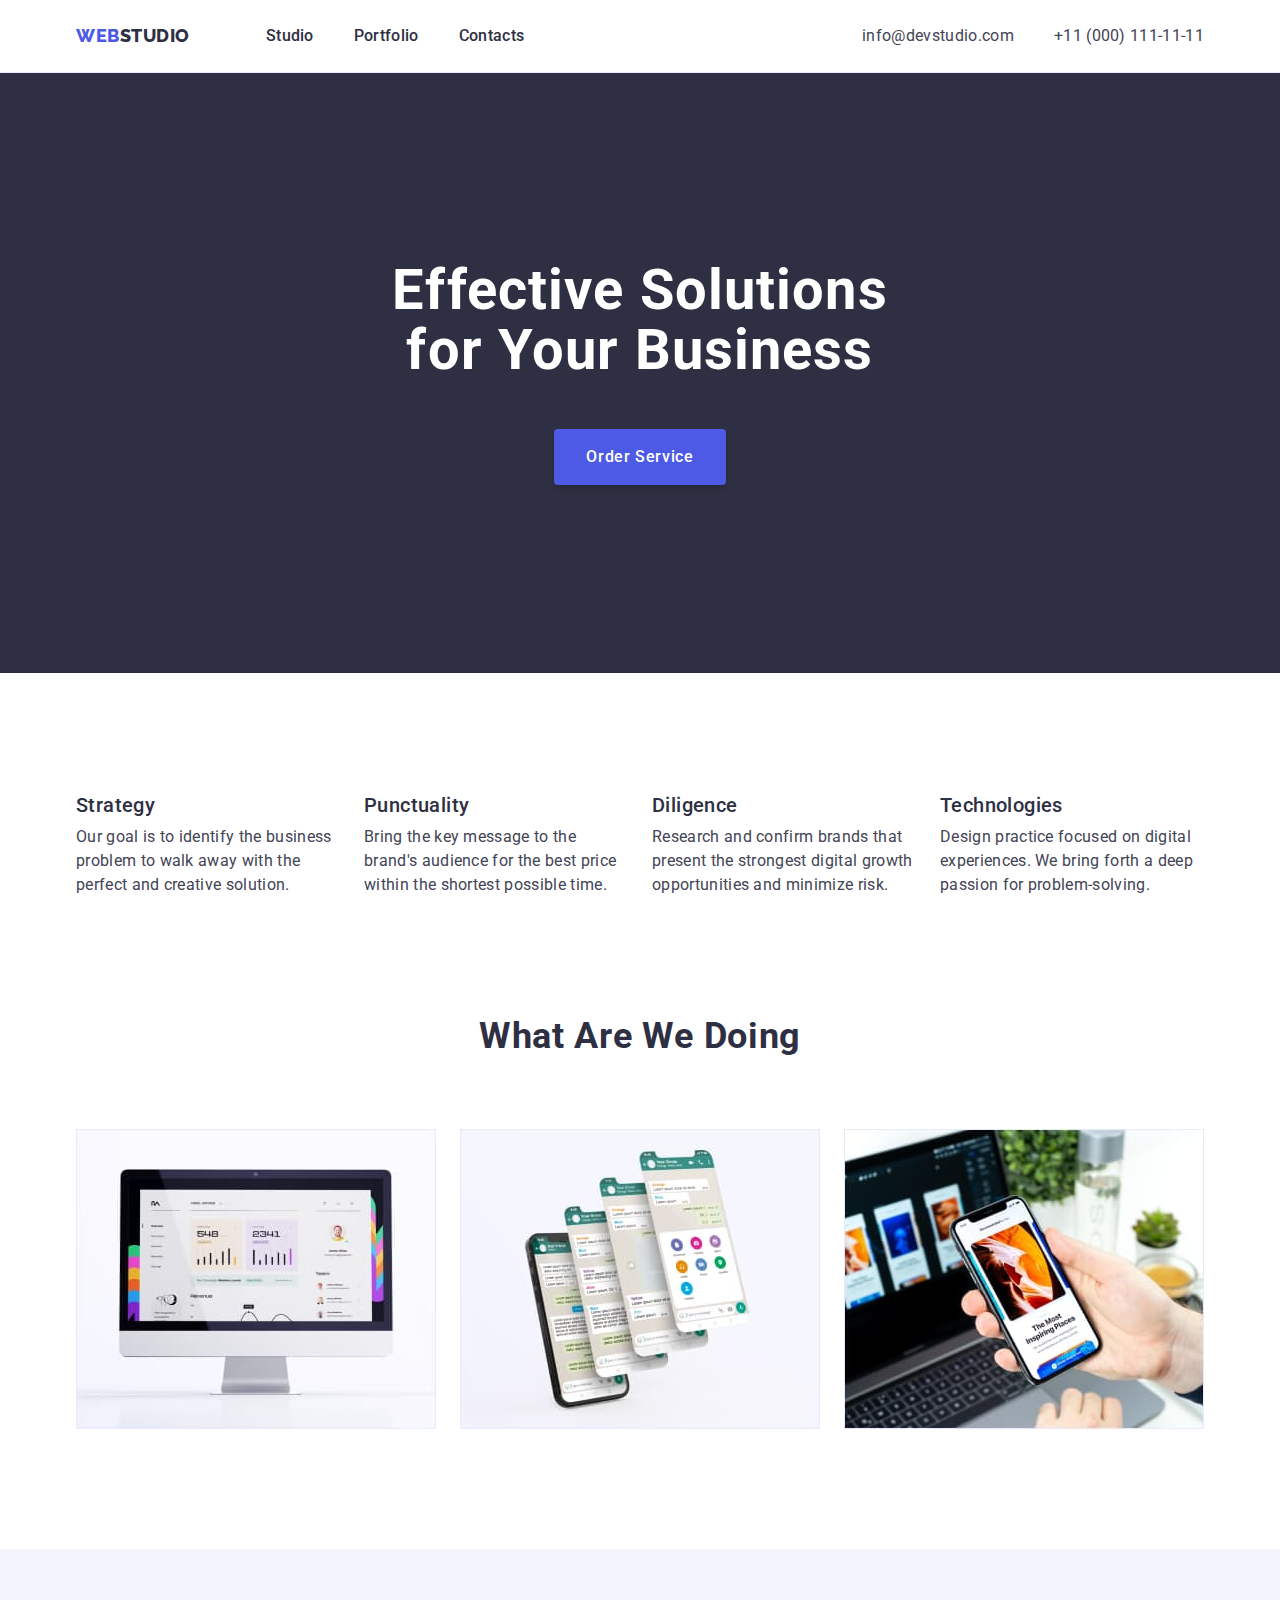
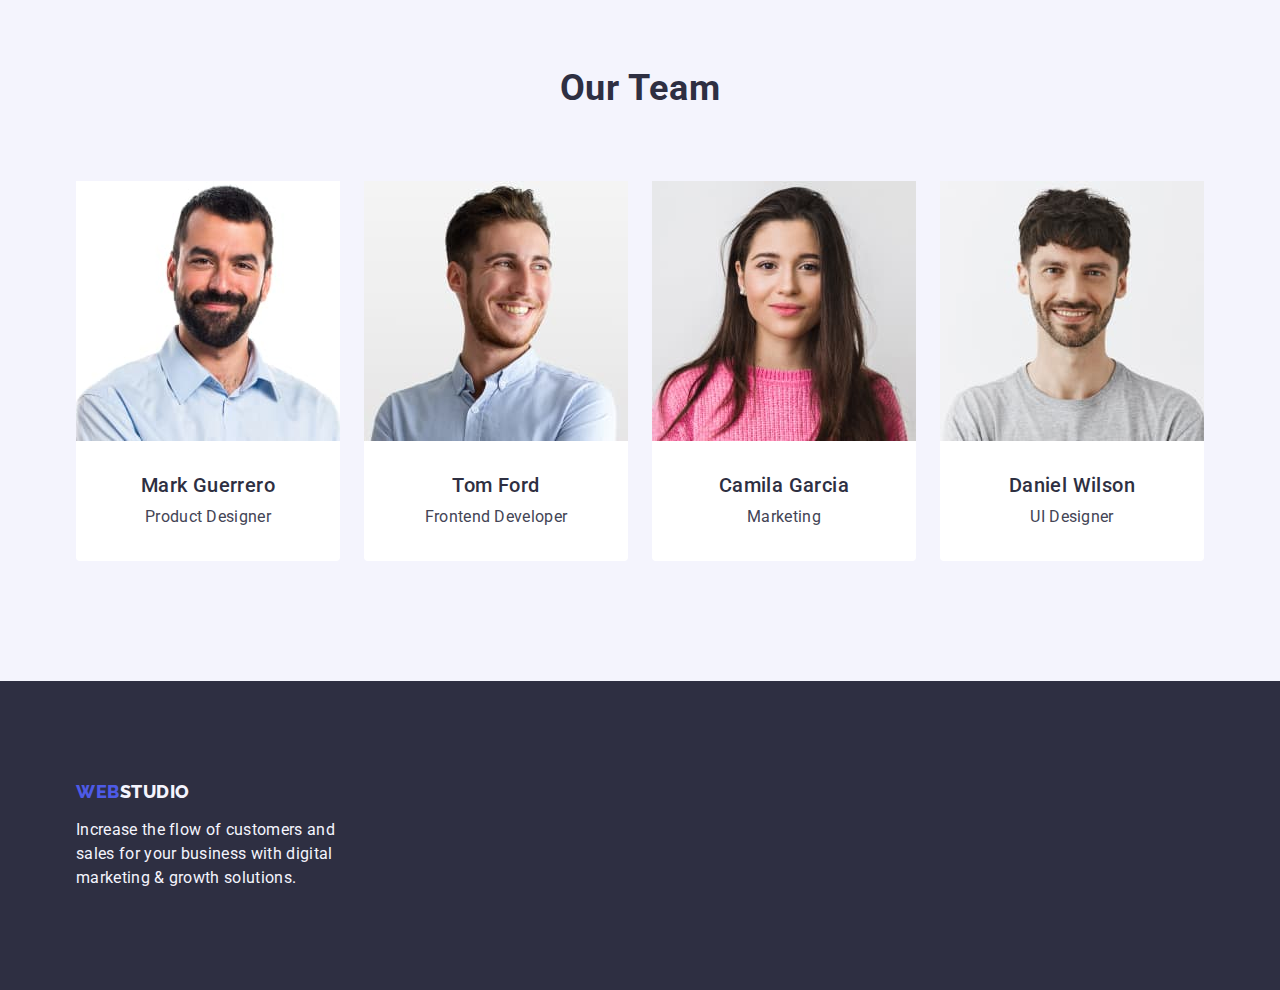
<file: index.html>
<!DOCTYPE html>
<html lang="en">
  <head>
    <meta charset="UTF-8" />
    <meta http-equiv="X-UA-Compatible" content="IE=edge" />
    <meta name="viewport" content="width=device-width, initial-scale=1.0" />
    <!-- Шрифт ROBOTO -->
    <!-- Шрифт Raleway ExtraBold -->
    <link rel="preconnect" href="https://fonts.googleapis.com" />
    <link rel="preconnect" href="https://fonts.gstatic.com" crossorigin />
    <link
      href="https://fonts.googleapis.com/css2?family=Raleway:wght@800&family=Roboto:wght@400;500;700;900&display=swap"
      rel="stylesheet"
    />
    <link
      rel="stylesheet"
      href="https://cdnjs.cloudflare.com/ajax/libs/modern-normalize/1.1.0/modern-normalize.min.css"
    />

    <title>Main Page</Main></title>
    <link rel="stylesheet" href="./css/styles.css" />
  </head>
  <body>
    <!-- Шапка сторінки -->
    <header class="page-header">
      <div class="container header-container">
        <nav class="top-navigation">
          <!-- Логотип -->
          <a class="logo-link-header link" href="./index.html">
            Web<span class="logo-header-studio">Studio</span></a
          >
          <!-- Навігація на інші сторінки -->
          <ul class="menu list">
            <li class="menu-item">
              <a class="menu-link link" href="./index.html">Studio</a>
            </li>
            <li class="menu-item">
              <a class="menu-link link" href="./portfolio.html">Portfolio</a>
            </li>

            <li class="menu-item">
              <a class="menu-link link" href="">Contacts</a>
            </li>
          </ul>
        </nav>

        <address class="contact">
          <ul class="contact-menu list">
            <!-- Посилання на адресу електронної пошти  -->
            <li class="contact-menu-item">
              <a class="contact-menu-link link" href="mailto:info@devstudio.com"
                >info@devstudio.com</a
              >
            </li>
            <!-- Посилання на телефонний номер -->
            <li class="contact-menu-item">
              <a class="contact-menu-link link" href="tel:+110001111111"
                >+11 (000) 111-11-11</a
              >
            </li>
          </ul>
        </address>
      </div>
    </header>
    <!-- Унікальний контент сторінки -->
    <main>
      <!-- Hero з кнопкою -->

      <section class="section-hero">
        <div class="container container-section-hero">
          <h1 class="text-hero container-text-hero">
            Effective Solutions for Your Business
          </h1>

          <button class="modal-btn" type="button">Order Service</button>
        </div>
      </section>

      <!-- Секція 1 чотири абзаци -->

      <section class="section-information section">
        <div class="container container-section-information">
          <h2 class="information-title visually-hidden">Information</h2>
          <!-- Перший абзац -->
          <ul class="information-items list">
            <li class="information-item">
              <h3 class="information-subtitle">Strategy</h3>
              <p class="information-subtitle-text">
                Our goal is to identify the business problem to walk away with
                the perfect and creative solution.
              </p>
            </li>

            <!-- Другий абзац -->
            <li class="information-item">
              <h3 class="information-subtitle">Punctuality</h3>
              <p class="information-subtitle-text">
                Bring the key message to the brand's audience for the best price
                within the shortest possible time.
              </p>
            </li>

            <!-- Третій абзац -->
            <li class="information-item">
              <h3 class="information-subtitle">Diligence</h3>
              <p class="information-subtitle-text">
                Research and confirm brands that present the strongest digital
                growth opportunities and minimize risk.
              </p>
            </li>

            <!-- Четвертий абзац -->
            <li class="information-item">
              <h3 class="information-subtitle">Technologies</h3>
              <p class="information-subtitle-text">
                Design practice focused on digital experiences. We bring forth a
                deep passion for problem-solving.
              </p>
            </li>
          </ul>
        </div>
      </section>

      <!-- Секція 2 -->

      <section class="section-work">
        <div class="container container-section-work">
          <h2 class="section-work-title">What are we doing</h2>
          <ul class="work-items list">
            <li class="work-item">
              <img
                class="work-img"
                src="./images/img1.jpg"
                alt="computer monitor"
                width="360"
              />
            </li>
            <li class="work-item">
              <img
                class="work-img"
                src="./images/img2.jpg"
                alt="phone"
                width="360"
              />
            </li>
            <li class="work-item">
              <img
                class="work-img"
                src="./images/img3.jpg"
                alt="phone and computer"
                width="360"
              />
            </li>
          </ul>
        </div>
      </section>

      <!-- Секція 3 -->

      <section class="section-team section">
        <div class="container container-section-team">
          <h2 class="section-team-title">Our Team</h2>
          <ul class="section-team-list list">
            <li class="section-team-item">
              <img
                class="section-team-img"
                src="./images/mark_guerrero.jpg"
                alt="Mark Guerrero"
                width="264"
              />
              <div class="container-text-team">
                <h3 class="section-team-subtitle">Mark Guerrero</h3>
                <p class="section-team-text">Product Designer</p>
              </div>
            </li>
            <li class="section-team-item">
              <img
                class="section-team-img"
                src="./images/tom_ford.jpg"
                alt="Tom Ford"
                width="264"
              />
              <div class="container-text-team">
                <h3 class="section-team-subtitle">Tom Ford</h3>
                <p class="section-team-text">Frontend Developer</p>
              </div>
            </li>
            <li class="section-team-item">
              <img
                class="section-team-img"
                src="./images/camila_garcia.jpg"
                alt="Camila Garcia"
                width="264"
              />
              <div class="container-text-team">
                <h3 class="section-team-subtitle">Camila Garcia</h3>
                <p class="section-team-text">Marketing</p>
              </div>
            </li>
            <li class="section-team-item">
              <img
                class="section-team-img"
                src="./images/daniel_wilson.jpg"
                alt="Daniel Wilson"
                width="264"
              />
              <div class="container-text-team">
                <h3 class="section-team-subtitle">Daniel Wilson</h3>
                <p class="section-team-text">UI Designer</p>
              </div>
            </li>
          </ul>
        </div>
      </section>
    </main>

    <!-- Підвал сторінки -->
    <footer class="page-footer">
      <div class="container container-footer">
        <a class="logo-link-footer link" href="./index.html">
          Web<span class="logo-footer-studio">Studio</span></a
        >
        <p class="footer-text">
          Increase the flow of customers and sales for your business with
          digital marketing & growth solutions.
        </p>
      </div>
    </footer>
  </body>
</html>
</file>
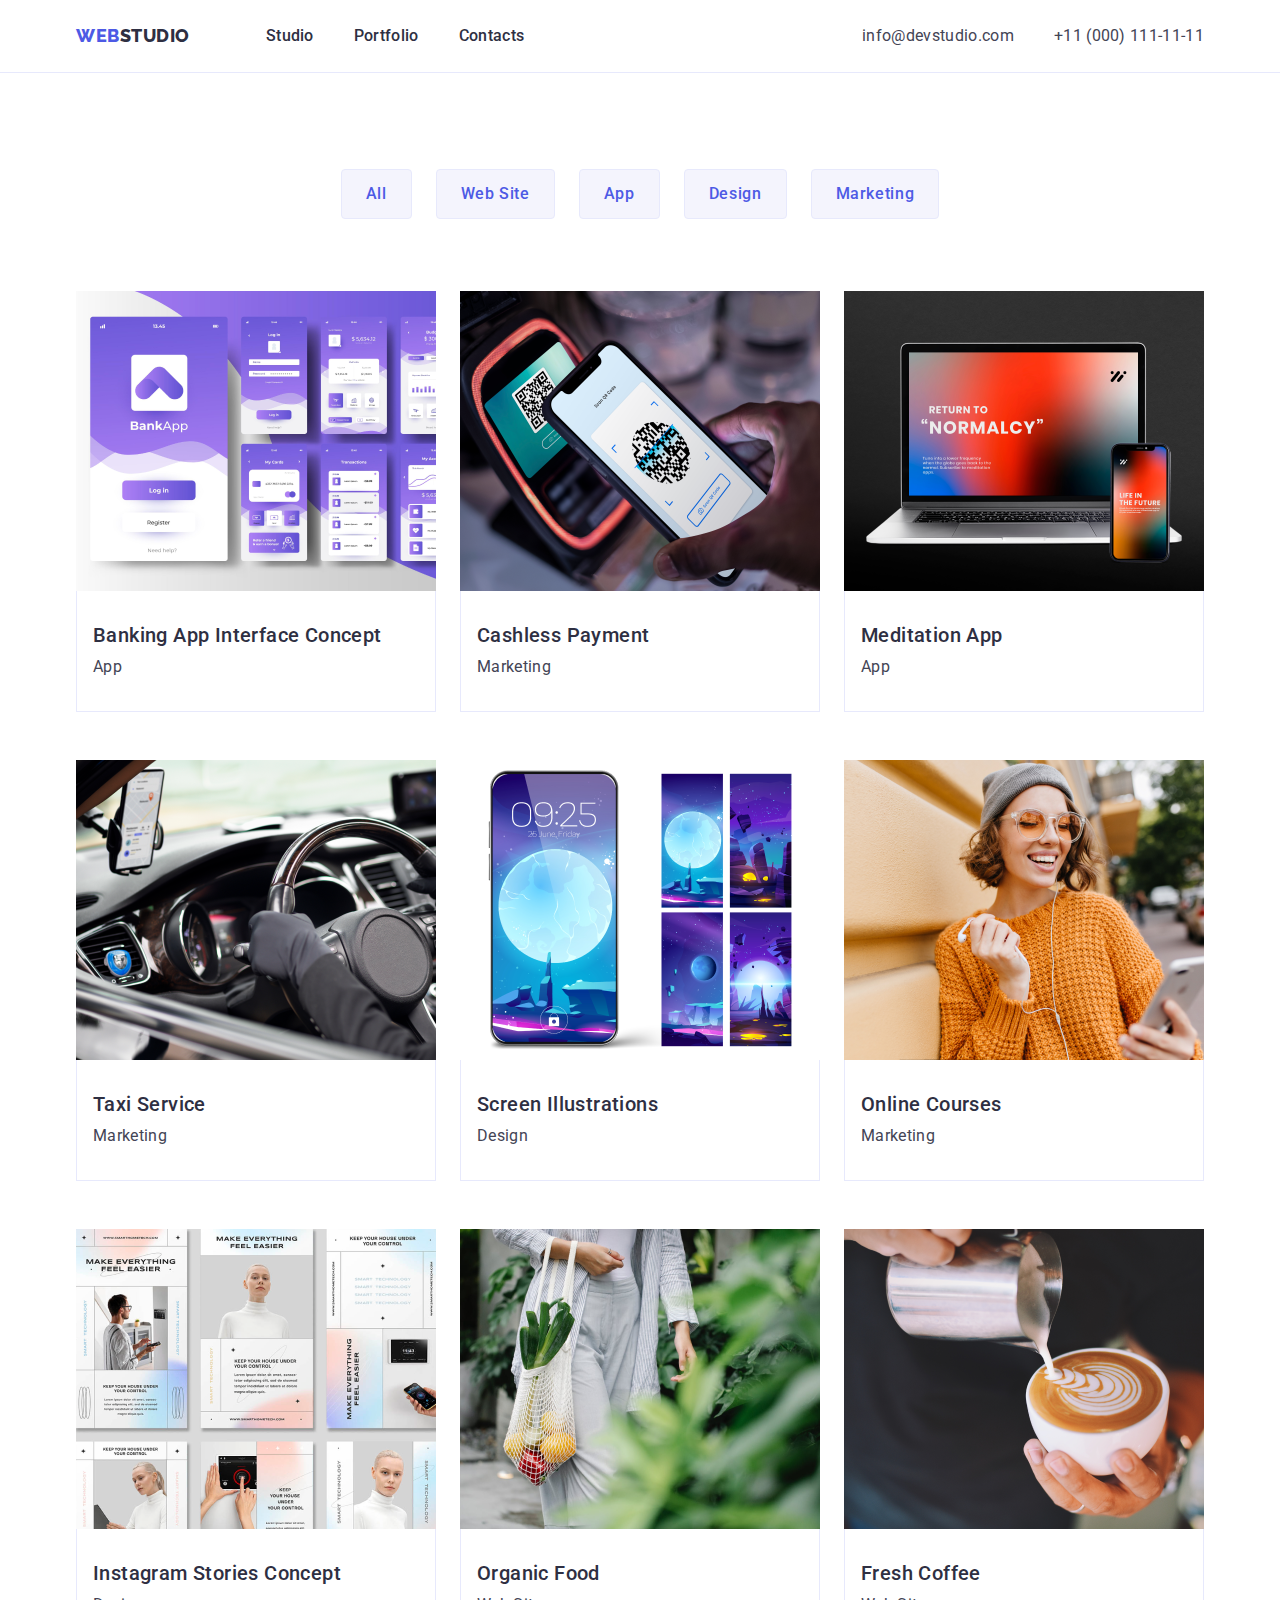
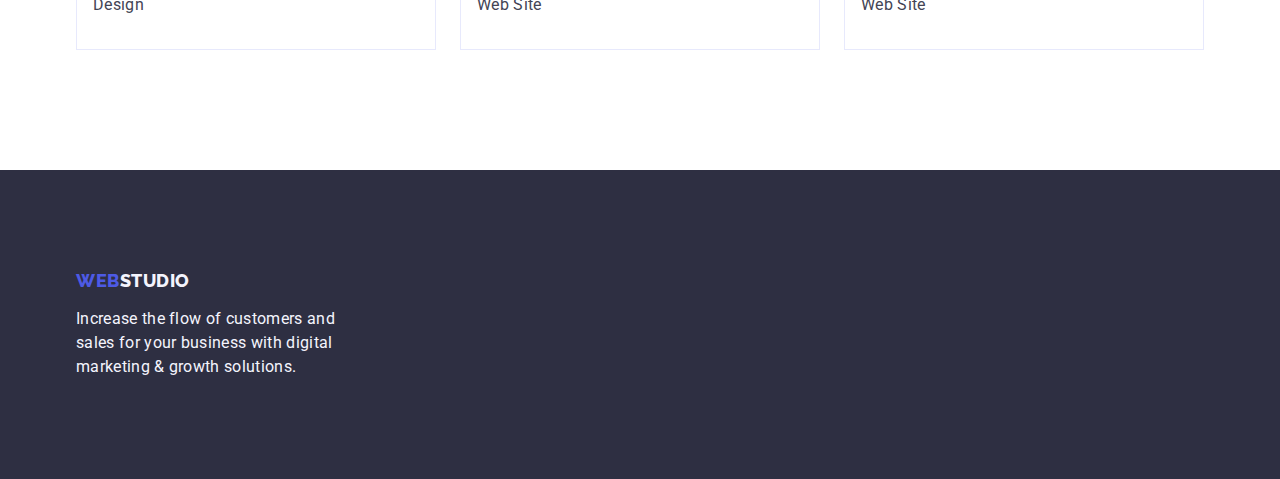
<file: portfolio.html>
<!DOCTYPE html>
<html lang="en">
  <head>
    <meta charset="UTF-8" />
    <meta http-equiv="X-UA-Compatible" content="IE=edge" />
    <meta name="viewport" content="width=device-width, initial-scale=1.0" />
    <!-- Шрифт ROBOTO -->
    <!-- Шрифт Raleway ExtraBold -->
    <link rel="preconnect" href="https://fonts.googleapis.com" />
    <link rel="preconnect" href="https://fonts.gstatic.com" crossorigin />
    <link
      href="https://fonts.googleapis.com/css2?family=Raleway:wght@800&family=Roboto:wght@400;500;700;900&display=swap"
      rel="stylesheet"
    />
    <link
      rel="stylesheet"
      href="https://cdnjs.cloudflare.com/ajax/libs/modern-normalize/1.1.0/modern-normalize.min.css"
    />
    <link
      rel="stylesheet"
      href="https://cdnjs.cloudflare.com/ajax/libs/modern-normalize/1.1.0/modern-normalize.min.css"
    />
    <title>Main Page</Main></title>
    <link rel="stylesheet" href="./css/styles.css" />
  </head>
  <body>
    <!-- Шапка сторінки -->
    <header class="page-header">
      <div class="container header-container">
        <nav class="top-navigation">
          <!-- Логотип -->
          <a class="logo-link-header link" href="./index.html">
            Web<span class="logo-header-studio">Studio</span></a
          >
          <!-- Навігація на інші сторінки -->
          <ul class="menu list">
            <li class="menu-item">
              <a class="menu-link link" href="./index.html">Studio</a>
            </li>
            <li class="menu-item">
              <a class="menu-link link" href="./portfolio.html">Portfolio</a>
            </li>

            <li class="menu-item">
              <a class="menu-link link" href="">Contacts</a>
            </li>
          </ul>
        </nav>

        <address class="contact">
          <ul class="contact-menu list">
            <!-- Посилання на адресу електронної пошти  -->
            <li class="contact-menu-item">
              <a class="contact-menu-link link" href="mailto:info@devstudio.com"
                >info@devstudio.com</a
              >
            </li>
            <!-- Посилання на телефонний номер -->
            <li class="contact-menu-item">
              <a class="contact-menu-link link" href="tel:+110001111111"
                >+11 (000) 111-11-11</a
              >
            </li>
          </ul>
        </address>
      </div>
    </header>
    <!-- Унікальний контент сторінки -->
    <main>
      <section class="portfolio">
        <div class="container container-portfolio">
          <h1 class="portfolio-title visually-hidden">Portfolio</h1>
          <ul class="portfolio-title-list list">
            <li class="portfolio-title-item">
              <button class="modal-btn-portfolio" type="button">All</button>
            </li>
            <li class="portfolio-title-item">
              <button class="modal-btn-portfolio" type="button">
                Web Site
              </button>
            </li>
            <li class="portfolio-title-item">
              <button class="modal-btn-portfolio" type="button">App</button>
            </li>
            <li class="portfolio-title-item">
              <button class="modal-btn-portfolio" type="button">Design</button>
            </li>
            <li class="portfolio-title-item">
              <button class="modal-btn-portfolio" type="button">
                Marketing
              </button>
            </li>
          </ul>

          <!-- Pictures -->

          <ul class="portfolio-work-list list">
            <li class="portfolio-work-item">
              <a class="portfolio-work-link link" href="">
                <img
                  class="portfolio-work-img"
                  src="./images/Portfolio/banking-app-interface-concept.jpg"
                  alt="Banking App Interface Concept"
                  width="360"
                />
                <div class="portfolio-img-text">
                  <h2 class="portfolio-work-subject">
                    Banking App Interface Concept
                  </h2>
                  <p class="portfolio-work-text">App</p>
                </div>
              </a>
            </li>
            <li class="portfolio-work-item">
              <a class="portfolio-work-link link" href=""
                ><img
                  class="portfolio-work-img"
                  src="./images/Portfolio/cashless-payment.jpg"
                  alt="Cashless Payment"
                  width="360"
                />
                <div class="portfolio-img-text">
                  <h2 class="portfolio-work-subject">Cashless Payment</h2>
                  <p class="portfolio-work-text">Marketing</p>
                </div>
              </a>
            </li>
            <li class="portfolio-work-item">
              <a class="portfolio-work-link link" href="">
                <img
                  class="portfolio-work-img"
                  src="./images/Portfolio/meditation-app.jpg"
                  alt="Meditation App"
                  width="360"
                />
                <div class="portfolio-img-text">
                  <h2 class="portfolio-work-subject">Meditation App</h2>
                  <p class="portfolio-work-text">App</p>
                </div>
              </a>
            </li>
            <li class="portfolio-work-item">
              <a class="portfolio-work-link link" href="">
                <img
                  class="portfolio-work-img"
                  src="./images/Portfolio/taxi-service.jpg"
                  alt="Taxi Service"
                  width="360"
                />
                <div class="portfolio-img-text">
                  <h2 class="portfolio-work-subject">Taxi Service</h2>
                  <p class="portfolio-work-text">Marketing</p>
                </div>
              </a>
            </li>
            <li class="portfolio-work-item">
              <a class="portfolio-work-link link" href="">
                <img
                  class="portfolio-work-img"
                  src="./images/Portfolio/screen-illustrations.jpg"
                  alt="Screen Illustrations"
                  width="360"
                />
                <div class="portfolio-img-text">
                  <h2 class="portfolio-work-subject">Screen Illustrations</h2>
                  <p class="portfolio-work-text">Design</p>
                </div>
              </a>
            </li>
            <li class="portfolio-work-item">
              <a class="portfolio-work-link link" href="">
                <img
                  class="portfolio-work-img"
                  src="./images/Portfolio/online-courses.jpg"
                  alt="Online Courses"
                  width="360"
                />
                <div class="portfolio-img-text">
                  <h2 class="portfolio-work-subject">Online Courses</h2>
                  <p class="portfolio-work-text">Marketing</p>
                </div>
              </a>
            </li>
            <li class="portfolio-work-item">
              <a class="portfolio-work-link link" href="">
                <img
                  class="portfolio-work-img"
                  src="./images/Portfolio/instagram-stories-concept.jpg"
                  alt="Instagram Stories Concept"
                  width="360"
                />
                <div class="portfolio-img-text">
                  <h2 class="portfolio-work-subject">
                    Instagram Stories Concept
                  </h2>
                  <p class="portfolio-work-text">Design</p>
                </div>
              </a>
            </li>
            <li class="portfolio-work-item">
              <a class="portfolio-work-link link" href="">
                <img
                  class="portfolio-work-img"
                  src="./images/Portfolio/organic-food.jpg"
                  alt="Organic Food"
                  width="360"
                />
                <div class="portfolio-img-text">
                  <h2 class="portfolio-work-subject">Organic Food</h2>
                  <p class="portfolio-work-text">Web Site</p>
                </div>
              </a>
            </li>
            <li class="portfolio-work-item">
              <a class="portfolio-work-link link" href="">
                <img
                  class="portfolio-work-img"
                  src="./images/Portfolio/fresh-coffee.jpg"
                  alt="Fresh Coffee"
                  width="360"
                />
                <div class="portfolio-img-text">
                  <h2 class="portfolio-work-subject">Fresh Coffee</h2>
                  <p class="portfolio-work-text">Web Site</p>
                </div>
              </a>
            </li>
          </ul>
        </div>
      </section>
    </main>

    <!-- Підвал сторінки -->
    <footer class="page-footer">
      <div class="container container-footer">
        <a class="logo-link-footer link" href="./index.html">
          Web<span class="logo-footer-studio">Studio</span></a
        >
        <p class="footer-text">
          Increase the flow of customers and sales for your business with
          digital marketing & growth solutions.
        </p>
      </div>
    </footer>
  </body>
</html>
</file>
<file: css/styles.css>
:root {
    --primary-font: font-family: 'Roboto', sans-serif;
    --secondary-font: font-family: 'Raleway', sans-serif;
    /* hero */
    --primery-text-color-theme-dark: #FFFFFF;
    /* footer */
    --secondary-text-color-theme-dark: #F4F4FD;

    --primery-text-color-theme-light: #2E2F42;
    --secondary-text-color-theme-light: #434455;
    --accent-color: #404BBF;
}

body {
    font-family: 'Roboto', sans-serif;
    color: #434455;
    background-color: #FFFFFF;
}

.list {
    list-style: none;
}

.link {
    text-decoration: none;
}


h1,
h2,
h3,
h4,
p {
    margin-top: 0;
    margin-bottom: 0;
}

ul,
ol {
    margin-top: 0;
    margin-bottom: 0;
    padding-left: 0;
}

img {
    display: block;
    max-width: 100%;
    height: auto;
}

.container {
    width: 1158px;
    margin-left: auto;
    margin-right: auto;
    padding-left: 15px;
    padding-right: 15px;
}

.section {
    padding-top: 120px;
    padding-bottom: 120px;
}

/* Header */
/* LOGO */

.page-header {
    padding-top: 24px;
    padding-bottom: 24px;
    border-bottom: 1px solid #e7e9fc
}

.header-container {
    display: flex;
    align-items: center;

}

.logo-link-header {
    font-family: "Raleway", sans-serif;
    font-style: normal;
    font-weight: 800;
    font-size: 18px;
    line-height: 1.17;
    letter-spacing: 0.03em;
    text-transform: uppercase;
    color: #4D5AE5;

    margin-right: 76px;
}

.logo-header-studio {

    color: #2E2F42;
}

/* Navigation */
.top-navigation {
    display: flex;
    align-items: center;

}

.menu {
    display: flex;
    align-items: center;
    gap: 40px;
}

.menu-item {}



.menu-link {
    font-style: normal;
    font-weight: 500;
    font-size: 16px;
    line-height: 1.5;
    letter-spacing: 0.02em;
    color: var(--primery-text-color-theme-light);

    padding-top: 24px;
    padding-bottom: 24px;




}

.menu-link:hover,
.menu-link:focus {
    color: var(--accent-color);
}

/* CONTACT */


.contact {
    font-style: normal;
    margin-left: auto;

}

.contact-menu {
    display: flex;
    align-items: center;
    gap: 40px;



}

.contact-menu-link {
    font-style: normal;
    font-weight: 400;
    font-size: 16px;
    line-height: 1.5;
    letter-spacing: 0.02em;
    color: var(--secondary-text-color-theme-light);




}

.contact-menu-link:hover,
.contact-menu-link:focus {
    color: var(--accent-color);
}

/* Main */
/* Hero */


.container-section-hero {
    display: flex;
    align-items: center;
    flex-direction: column;


}

.container-text-hero {
    max-width: 496px;
    margin-bottom: 48px;
}



.section-hero {
    background-color: #2E2F42;
    padding-top: 188px;
    padding-bottom: 188px;
}


.text-hero {
    font-style: normal;
    font-weight: 700;
    font-size: 56px;
    line-height: 1.07;
    text-align: center;
    letter-spacing: 0.02em;
    color: var(--primery-text-color-theme-dark);
}

.modal-btn {
    min-width: 169px;
    height: 56px;
    padding: 16px 32px;
    border-radius: 4px;
    border: none;
    font-family: var(--primary-font);
    font-style: normal;
    font-weight: 500;
    font-size: 16px;
    line-height: 1.5;
    letter-spacing: 0.04em;
    color: var(--primery-text-color-theme-dark);
    cursor: pointer;
    box-shadow: 0px 4px 4px rgba(0, 0, 0, 0.15);
    display: block;
    background-color: #4d5ae5;

}

.modal-btn:hover,
.modal-btn:focus {
    background-color: var(--accent-color);
}

/* Section 1 */

.information-title {}

.container-section-information {

    align-items: center;
}

.information-items {
    display: flex;
    gap: 24px;
}



.information-item {
    flex-basis: calc((100% - 72px) / 4);
    width: 264px;

}

.information-subtitle {
    margin-bottom: 8px;

}

.information-title {
    visibility: hidden;
}


/* для всіх абзаців */
.information-subtitle {

    font-style: normal;
    font-weight: 500;
    font-size: 20px;
    line-height: 1.2;
    letter-spacing: 0.02em;
    color: var(--primery-text-color-theme-light);
}

.information-subtitle-text {

    font-style: normal;
    font-weight: 400;
    font-size: 16px;
    line-height: 1.5;
    letter-spacing: 0.02em;

}


/* Section 2 */

.section-work {
    padding-bottom: 120px;
}


.container-section-work {}

.work-items {
    display: flex;
    align-items: center;
    gap: 24px;

}

.section-work-title {
    /* font-family: var(--primary-font); */
    font-style: normal;
    font-weight: 700;
    font-size: 36px;
    line-height: 1.11;
    text-align: center;
    letter-spacing: 0.02em;
    text-transform: capitalize;
    color: var(--primery-text-color-theme-light);


    margin-bottom: 72px;
}

/* Section 3 */

.section-team {
    background-color: #F4F4FD;
}

.container-section-team {
    display: flex;
    align-items: center;
    flex-direction: column;

}




.section-team-list {
    display: flex;
    gap: 24px;

}

.section-team-title {
    font-style: normal;
    font-weight: 700;
    font-size: 36px;
    line-height: 1.11;
    text-align: center;
    letter-spacing: 0.02em;
    text-transform: capitalize;
    color: var(--primery-text-color-theme-light);
    margin-bottom: 72px;
    border-radius: 0px 0px 4px 4px;
}

.section-team-item {
    width: calc((100% - 72px) / 4);
    border-radius: 0px 0px 4px 4px;
}


.container-text-team {
    display: flex;
    text-align: center;
    flex-direction: column;
    padding: 32px 16px;
    background-color: #FFFFFF;
    border-radius: 0px 0px 4px 4px;



}

.section-team-subtitle {

    font-style: normal;
    font-weight: 500;
    font-size: 20px;
    line-height: 1.2;
    letter-spacing: 0.02em;
    color: var(--primery-text-color-theme-light);

    margin-bottom: 8px
}

.section-team-text {
    font-family: var(--primary-font);
    font-style: normal;
    font-weight: 400;
    font-size: 16px;
    line-height: 1.5;
    letter-spacing: 0.02em;

}


/* footer */
.container-footer {}



.page-footer {
    background-color: #2E2F42;
    padding-top: 100px;
    padding-bottom: 100px;

}



.logo-link-footer {
    display: inline-block;


    font-family: "Raleway", sans-serif;
    font-style: normal;
    font-weight: 800;
    font-size: 18px;
    line-height: 1.17;
    letter-spacing: 0.03em;
    text-transform: uppercase;
    color: #4D5AE5;
    margin-bottom: 16px;




}

.logo-footer-studio {


    color: #F4F4FD;
}




.footer-text {
    /* font-family: var(--primary-font); */
    font-style: normal;
    font-weight: 400;
    font-size: 16px;
    line-height: 1.5;
    letter-spacing: 0.02em;
    color: var(--secondary-text-color-theme-dark);

    max-width: 264px
}





/* PORTFOLIO */
/* Main */

/* one list */


.portfolio {
    padding-top: 96px;
    padding-bottom: 120px;
}

.container-portfolio {
    /* display: flex;
    align-items: center;
    flex-direction: column; */

}

.visually-hidden {
    position: absolute;
    width: 1px;
    height: 1px;
    margin: -1px;
    border: 0;
    padding: 0;
    white-space: nowrap;
    clip-path: inset(100%);
    clip: rect(0 0 0 0);
    overflow: hidden;
}

.portfolio-title-list {
    display: flex;
    justify-content: center;
    margin-bottom: 72px;
    gap: 24px;
}





.modal-btn-portfolio {
    font-family: var(--primary-font);
    font-style: normal;
    font-weight: 500;
    font-size: 16px;
    line-height: 1.5;
    letter-spacing: 0.04em;
    color: #4D5AE5;
    background-color: #F4F4FD;
    cursor: pointer;

    border: 1px solid #E7E9FC;
    border-radius: 4px;
    padding: 12px 24px;
}




.modal-btn-portfolio:hover,
.modal-btn-portfolio:focus {
    color: #FFFFFF;
    background-color: var(--accent-color);
    border: 1px solid transparent;
}

/* two list */




.portfolio-work-list {
    display: flex;
    flex-wrap: wrap;
    justify-content: center;
    column-gap: 24px;
    row-gap: 48px;

}

.portfolio-work-item {
    width: calc((100% - 48px) / 3);

}



.portfolio-img-text {
    width: 360px;
    flex-direction: column;
    padding: 32px 16px;
    border: 1px solid #E7E9FC;
    border-top: none;
}




.portfolio-work-subject {
    font-style: normal;
    font-weight: 500;
    font-size: 20px;
    line-height: 1.2;
    letter-spacing: 0.02em;
    color: var(--primery-text-color-theme-light);
    margin-bottom: 8px;
}

.portfolio-work-text {
    font-style: normal;
    font-weight: 400;
    font-size: 16px;
    line-height: 1.5;
    letter-spacing: 0.02em;
    color: var(--secondary-text-color-theme-light);

}
</file>
